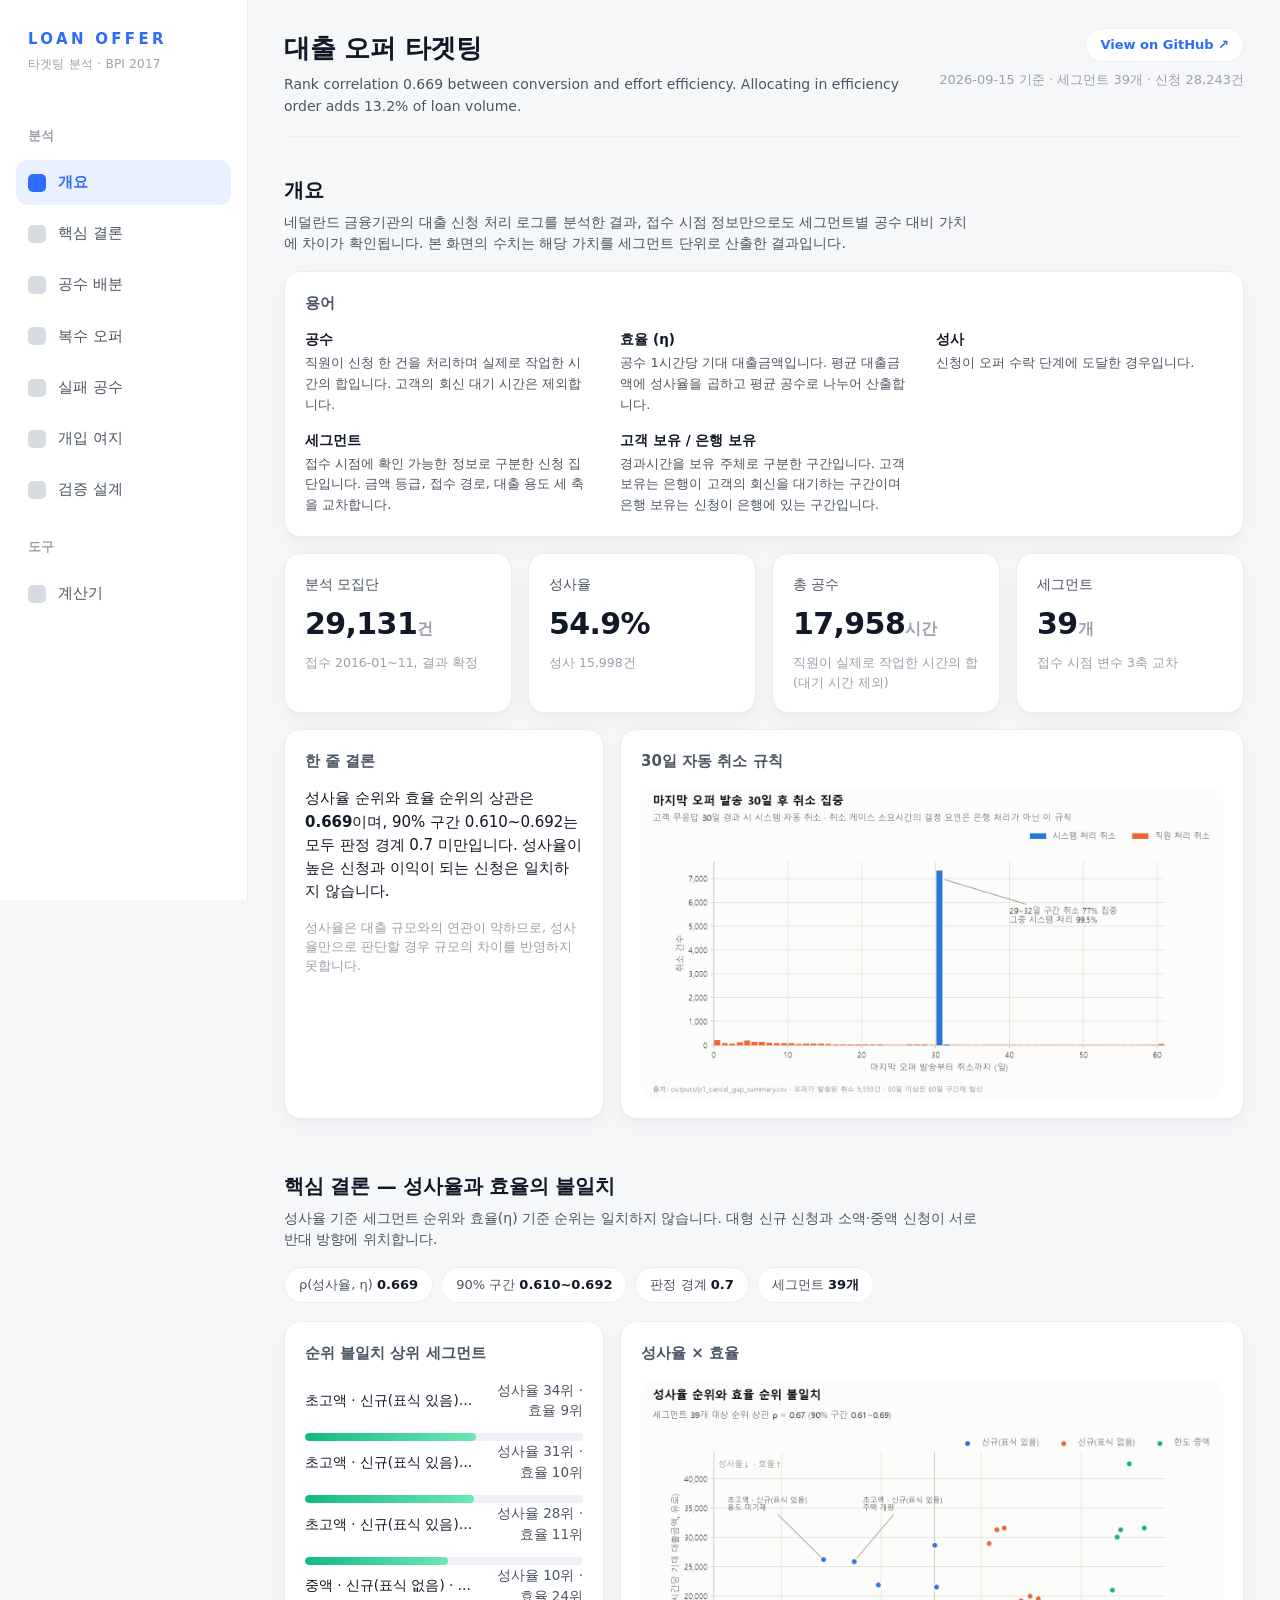
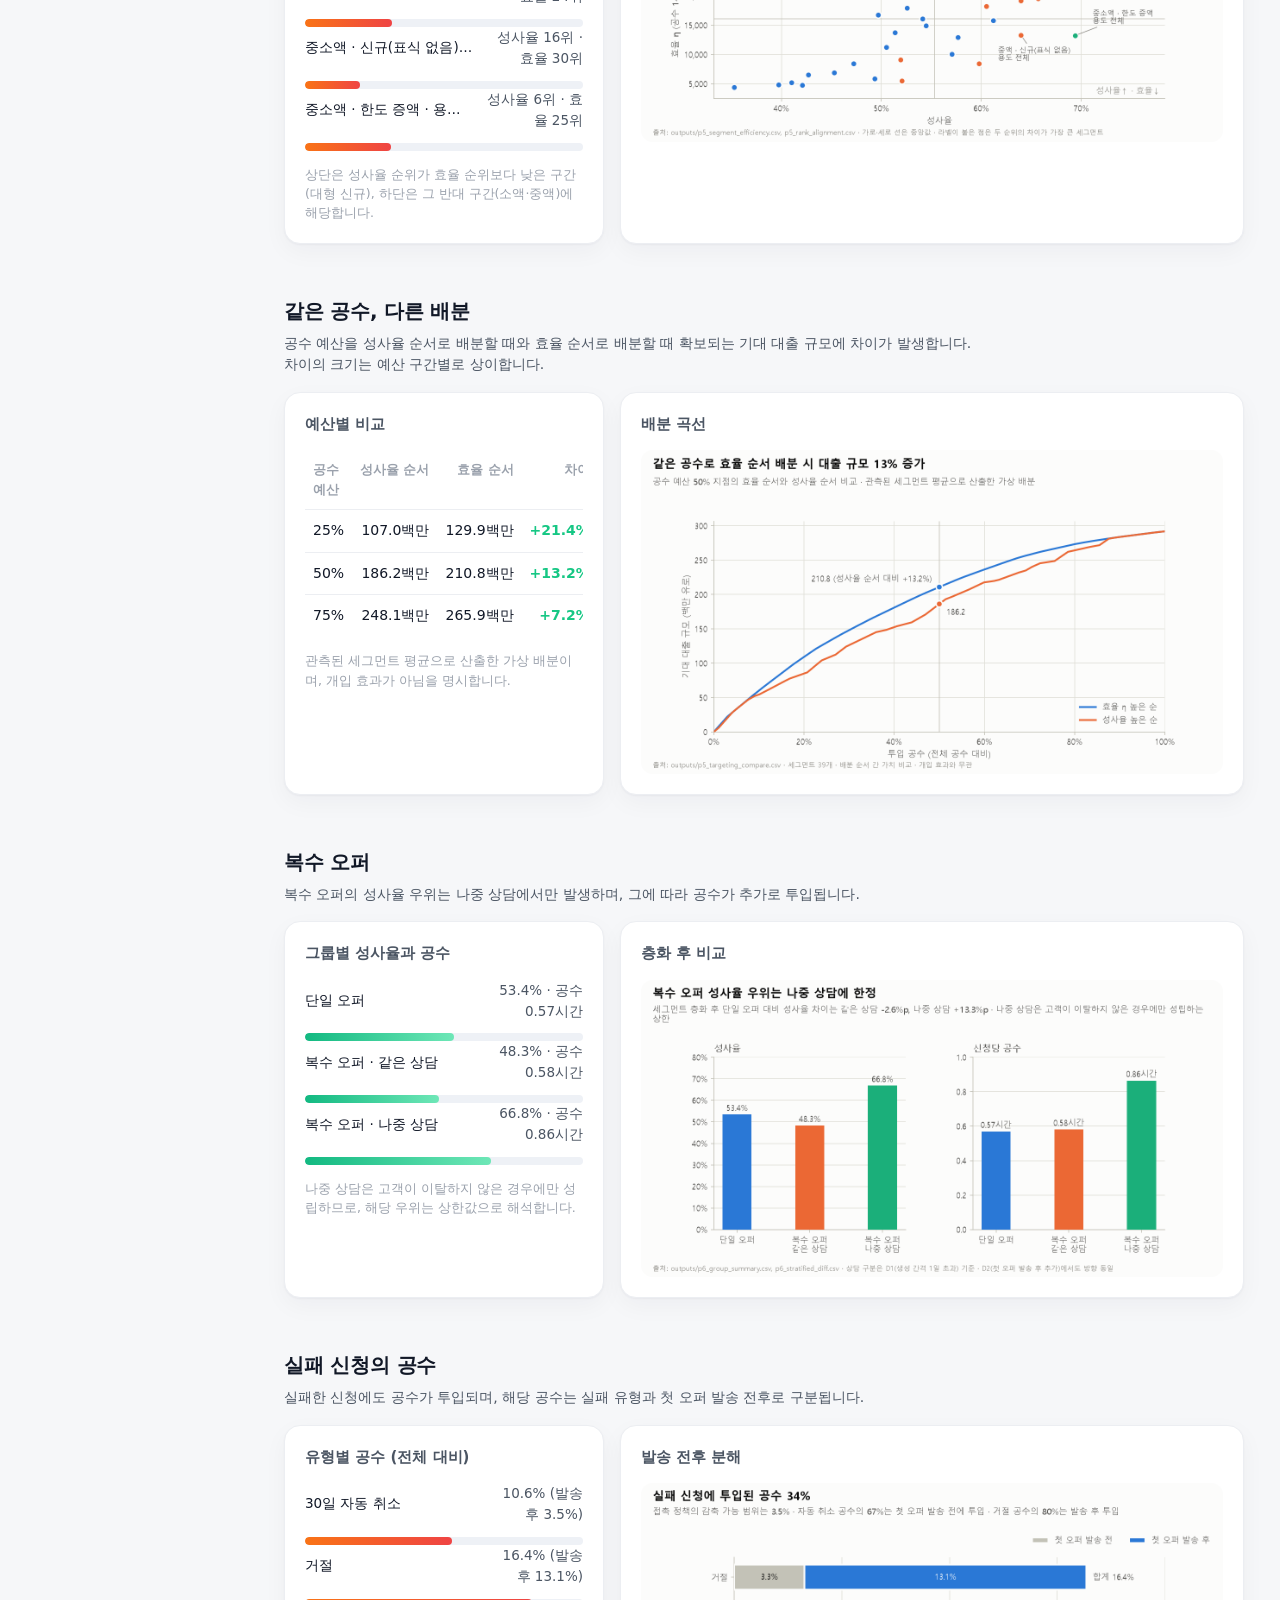
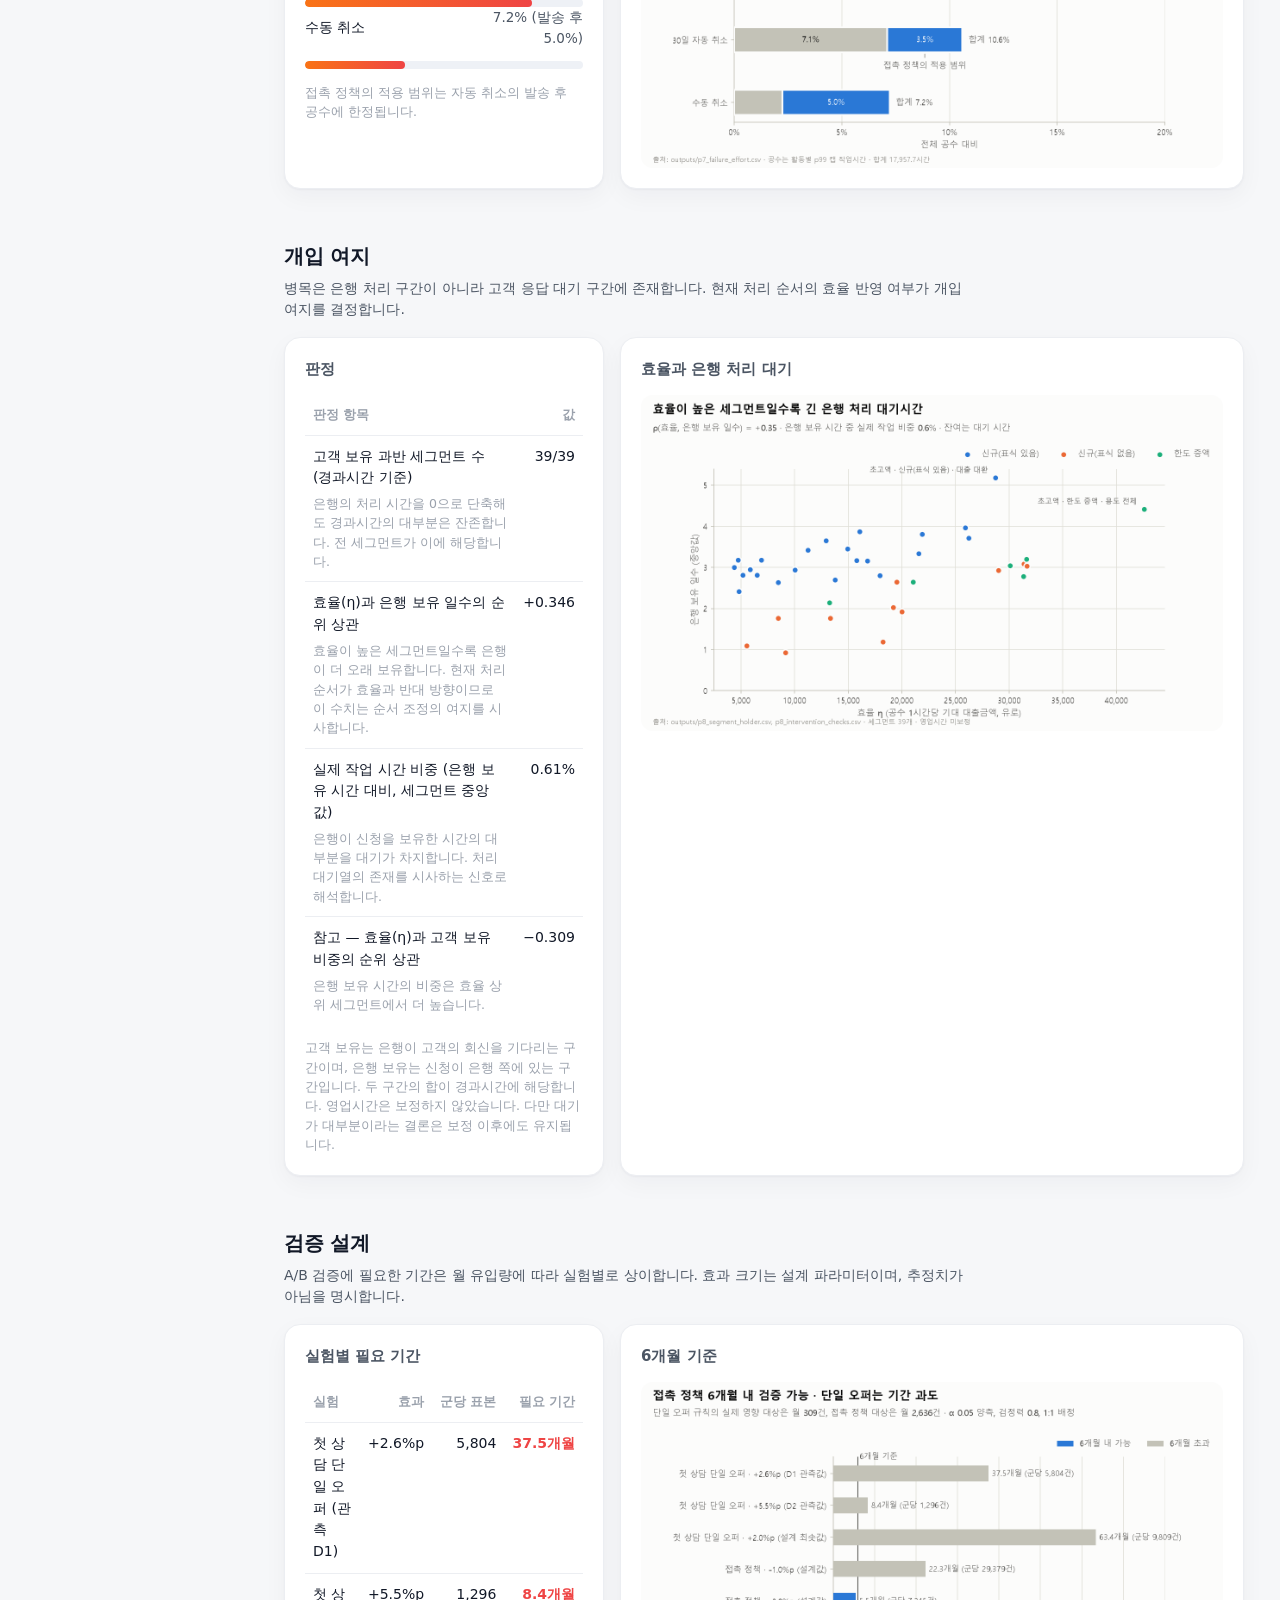
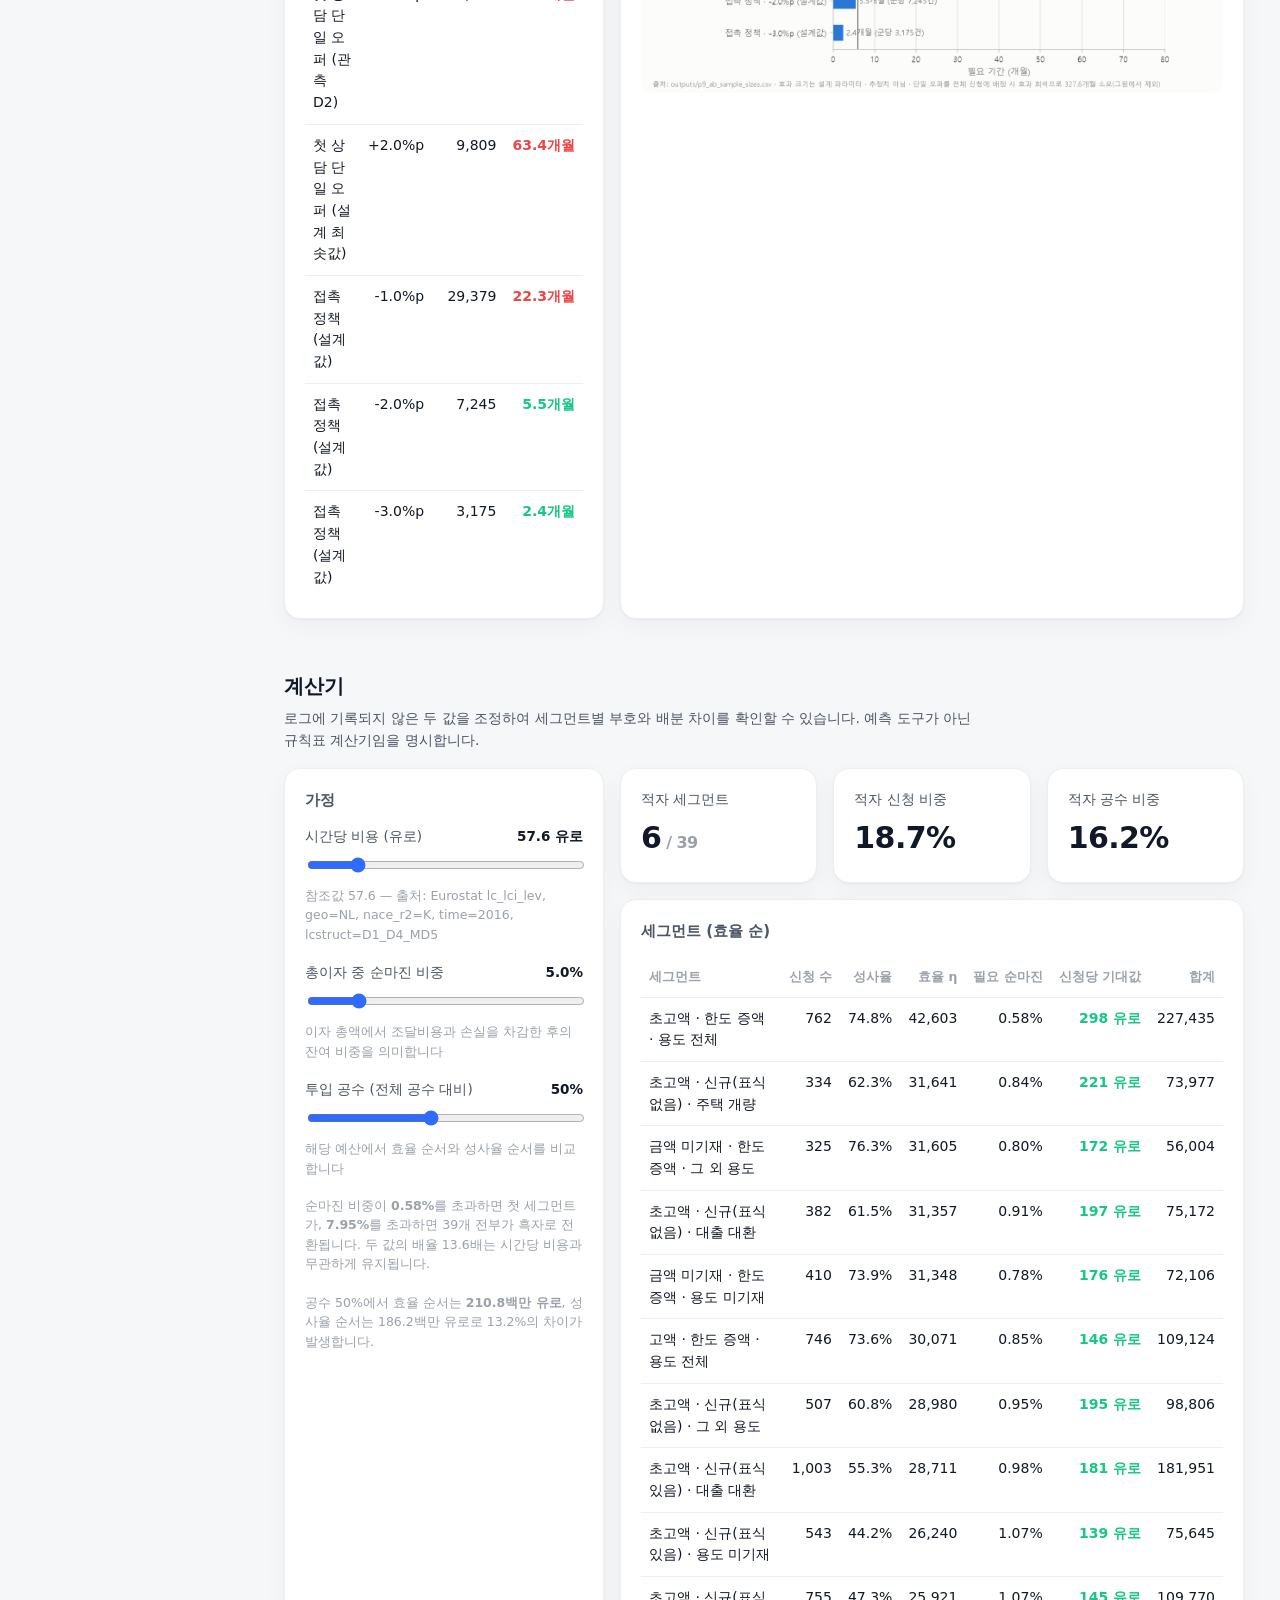
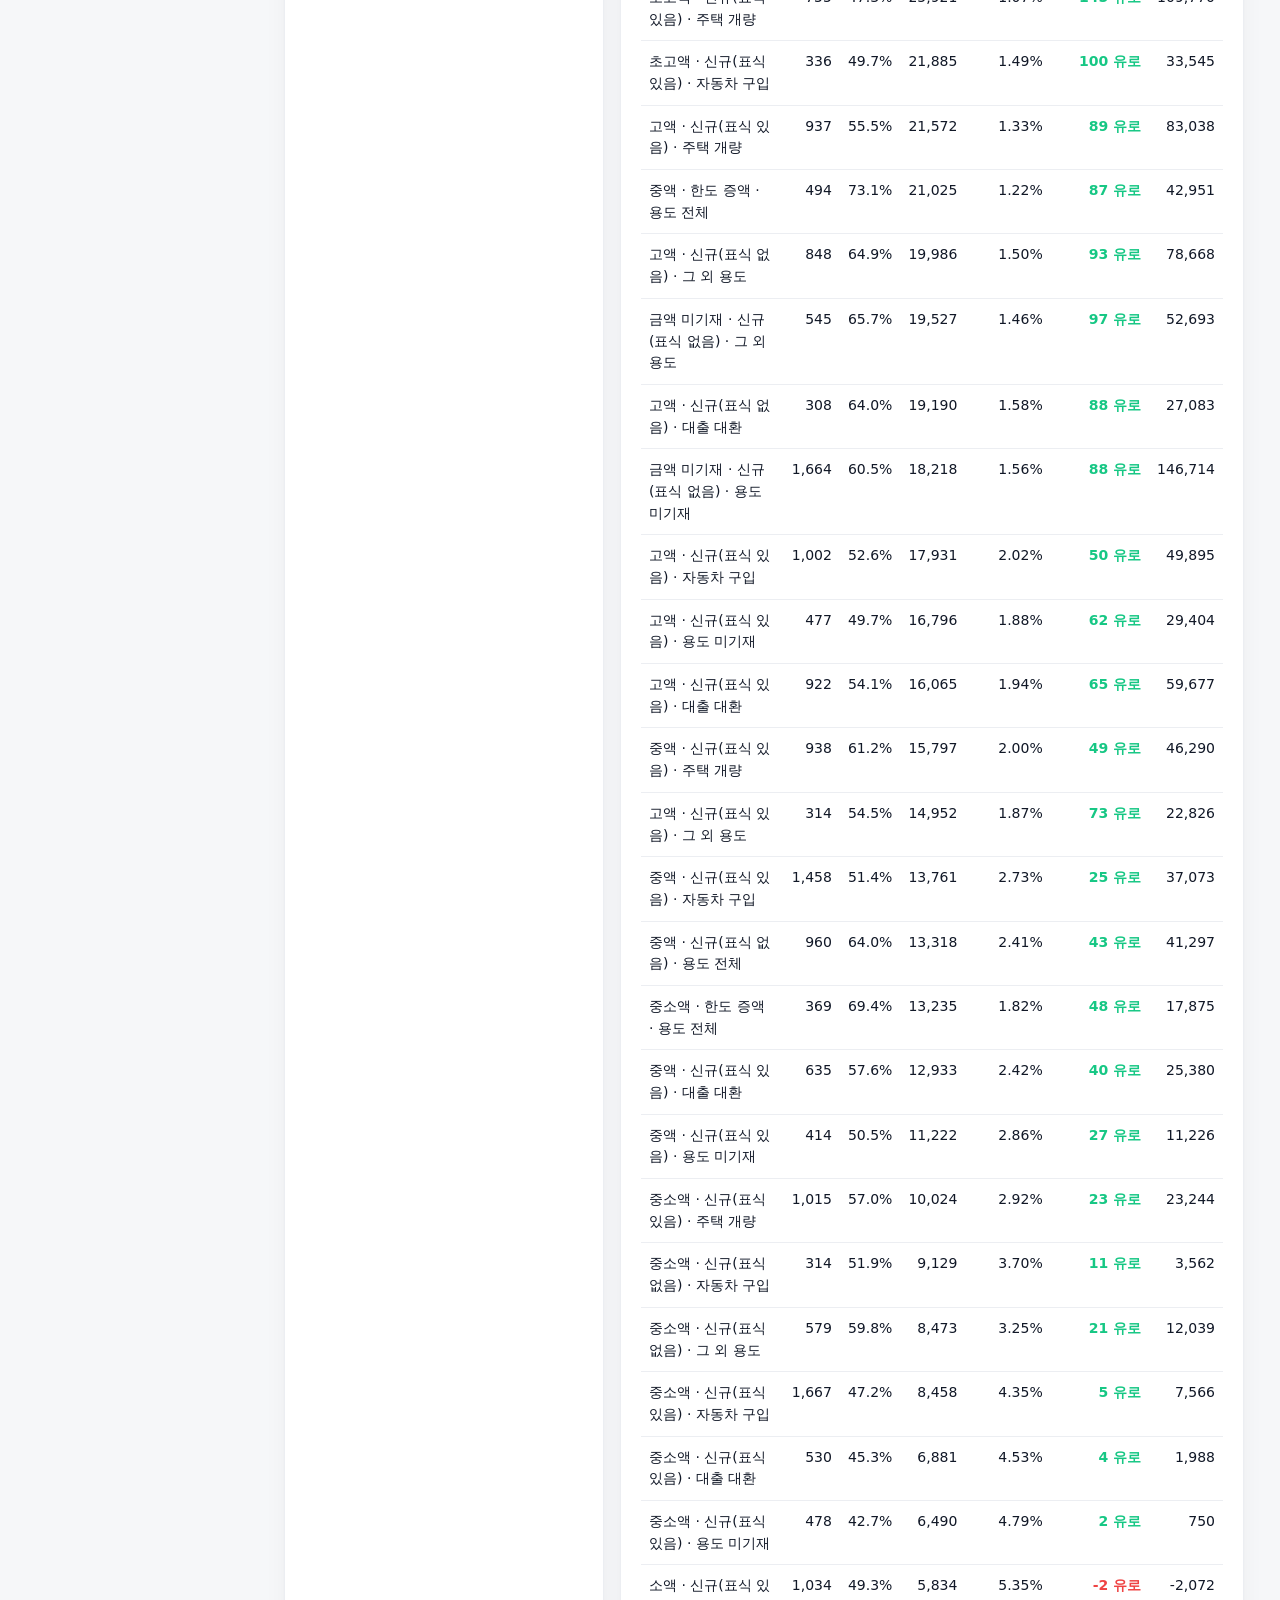
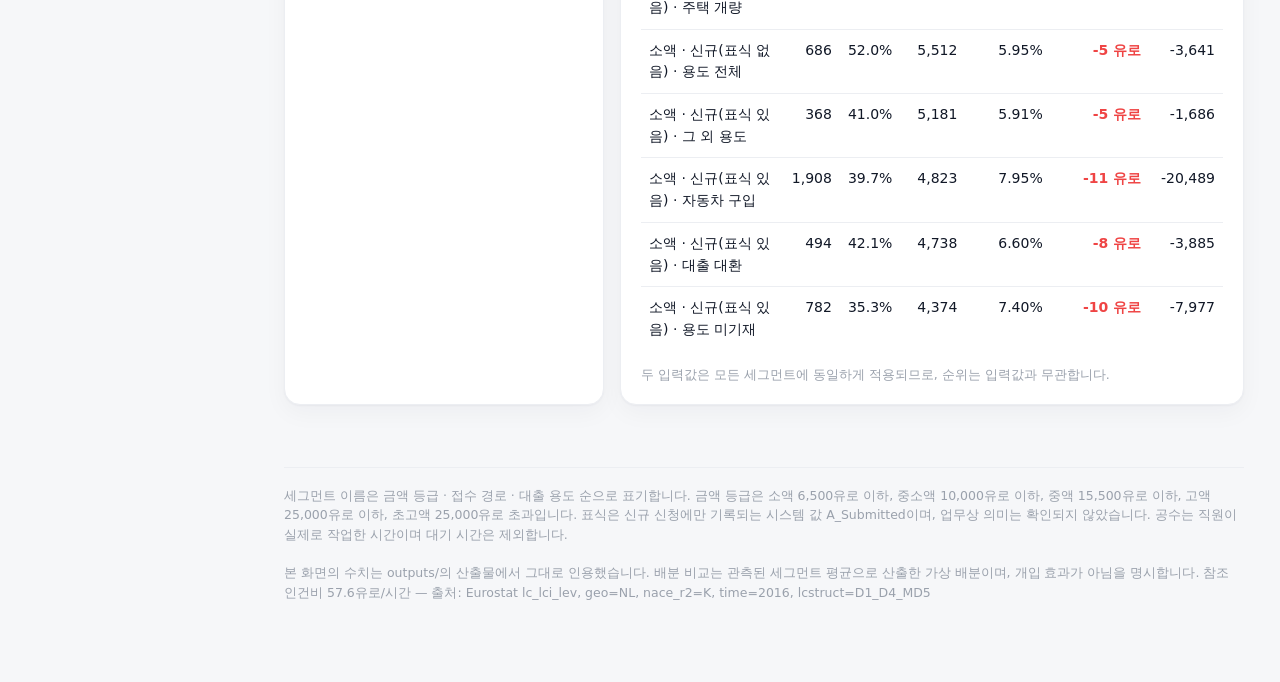
<file: outputs/dashboard/index.html>
<!doctype html>
<html lang="ko">
<head>
<meta charset="utf-8">
<meta name="viewport" content="width=device-width, initial-scale=1">
<title>대출 오퍼 타겟팅 대시보드</title>
<link rel="stylesheet" href="styles.css">
<meta name="description" content="Rank correlation 0.669 between conversion and effort efficiency. Allocating in efficiency order adds 13.2% of loan volume.">
<meta property="og:type" content="website">
<meta property="og:title" content="Loan Offer Targeting — Where Conversion and Efficiency Disagree">
<meta property="og:description" content="Rank correlation 0.669 between conversion and effort efficiency. Allocating in efficiency order adds 13.2% of loan volume.">
<meta property="og:url" content="https://eugeejo-ui.github.io/loan-offer-targeting-analysis/">
<meta property="og:image" content="https://eugeejo-ui.github.io/loan-offer-targeting-analysis/preview.png">
<meta property="og:image:width" content="2400">
<meta property="og:image:height" content="1254">
<meta property="og:image:alt" content="Dashboard overview: conversion rate and effort efficiency across 39 loan application segments">
<meta name="twitter:card" content="summary_large_image">
<link rel="canonical" href="https://eugeejo-ui.github.io/loan-offer-targeting-analysis/">
</head>
<body>
<div class="app">
  <aside class="sidebar">
    <div class="brand">
      <div class="brand-mark">LOAN OFFER</div>
      <div class="brand-sub">타겟팅 분석 · BPI 2017</div>
    </div>
    <div class="nav-group">분석</div>
    <a class="nav-item" href="#overview" data-target="overview"><span class="dot"></span>개요</a>
    <a class="nav-item" href="#core" data-target="core"><span class="dot"></span>핵심 결론</a>
    <a class="nav-item" href="#allocation" data-target="allocation"><span class="dot"></span>공수 배분</a>
    <a class="nav-item" href="#multioffer" data-target="multioffer"><span class="dot"></span>복수 오퍼</a>
    <a class="nav-item" href="#failures" data-target="failures"><span class="dot"></span>실패 공수</a>
    <a class="nav-item" href="#intervention" data-target="intervention"><span class="dot"></span>개입 여지</a>
    <a class="nav-item" href="#validation" data-target="validation"><span class="dot"></span>검증 설계</a>
    <div class="nav-group">도구</div>
    <a class="nav-item" href="#calculator" data-target="calculator"><span class="dot"></span>계산기</a>
  </aside>

  <main class="main">
    <div class="topbar">
      <div class="title-block">
        <h1>대출 오퍼 타겟팅</h1>
        <p class="lede-en" lang="en">Rank correlation 0.669 between conversion and effort efficiency. Allocating in efficiency order adds 13.2% of loan volume.</p>
      </div>
      <div class="topbar-side">
        <a class="repo-link" href="https://github.com/eugeejo-ui/loan-offer-targeting-analysis" target="_blank" rel="noopener" lang="en">View on GitHub ↗</a>
        <div class="meta" id="build-meta"></div>
      </div>
    </div>

    <section class="section" id="overview">
      <div class="section-head">
        <h2>개요</h2>
        <p>네덜란드 금융기관의 대출 신청 처리 로그를 분석한 결과, 접수 시점 정보만으로도 세그먼트별 공수 대비 가치에 차이가 확인됩니다. 본 화면의 수치는 해당 가치를 세그먼트 단위로 산출한 결과입니다.</p>
      </div>
      <div class="card glossary">
        <h3>용어</h3>
        <dl>
          <div>
            <dt>공수</dt>
            <dd>직원이 신청 한 건을 처리하며 실제로 작업한 시간의 합입니다. 고객의 회신 대기 시간은 제외합니다.</dd>
          </div>
          <div>
            <dt>효율 (η)</dt>
            <dd>공수 1시간당 기대 대출금액입니다. 평균 대출금액에 성사율을 곱하고 평균 공수로 나누어 산출합니다.</dd>
          </div>
          <div>
            <dt>성사</dt>
            <dd>신청이 오퍼 수락 단계에 도달한 경우입니다.</dd>
          </div>
          <div>
            <dt>세그먼트</dt>
            <dd>접수 시점에 확인 가능한 정보로 구분한 신청 집단입니다. 금액 등급, 접수 경로, 대출 용도 세 축을 교차합니다.</dd>
          </div>
          <div>
            <dt>고객 보유 / 은행 보유</dt>
            <dd>경과시간을 보유 주체로 구분한 구간입니다. 고객 보유는 은행이 고객의 회신을 대기하는 구간이며 은행 보유는 신청이 은행에 있는 구간입니다.</dd>
          </div>
        </dl>
      </div>
      <div class="grid cols-4" id="overview-cards" style="margin-top:16px"></div>
      <div class="grid split" style="margin-top:16px">
        <div class="card">
          <h3>한 줄 결론</h3>
          <p id="overview-verdict" style="margin:0;font-size:15px;color:var(--ink)"></p>
          <p class="note">성사율은 대출 규모와의 연관이 약하므로, 성사율만으로 판단할 경우 규모의 차이를 반영하지 못합니다.</p>
        </div>
        <div class="card figure">
          <h3>30일 자동 취소 규칙</h3>
          <img src="charts/p1_cancel_gap.png" alt="마지막 오퍼 발송 30일 후 취소 집중">
        </div>
      </div>
    </section>

    <section class="section" id="core">
      <div class="section-head">
        <h2>핵심 결론 — 성사율과 효율의 불일치</h2>
        <p>성사율 기준 세그먼트 순위와 효율(η) 기준 순위는 일치하지 않습니다. 대형 신규 신청과 소액·중액 신청이 서로 반대 방향에 위치합니다.</p>
      </div>
      <div class="chips" id="core-chips"></div>
      <div class="grid split">
        <div class="card">
          <h3>순위 불일치 상위 세그먼트</h3>
          <div id="core-mismatch"></div>
          <p class="note">상단은 성사율 순위가 효율 순위보다 낮은 구간(대형 신규), 하단은 그 반대 구간(소액·중액)에 해당합니다.</p>
        </div>
        <div class="card figure">
          <h3>성사율 × 효율</h3>
          <img src="charts/p5_rate_vs_eta.png" alt="성사율 순위와 효율 순위 불일치">
        </div>
      </div>
    </section>

    <section class="section" id="allocation">
      <div class="section-head">
        <h2>같은 공수, 다른 배분</h2>
        <p>공수 예산을 성사율 순서로 배분할 때와 효율 순서로 배분할 때 확보되는 기대 대출 규모에 차이가 발생합니다. 차이의 크기는 예산 구간별로 상이합니다.</p>
      </div>
      <div class="grid split">
        <div class="card">
          <h3>예산별 비교</h3>
          <div class="scroll-x"><table id="allocation-table"></table></div>
          <p class="note">관측된 세그먼트 평균으로 산출한 가상 배분이며, 개입 효과가 아님을 명시합니다.</p>
        </div>
        <div class="card figure">
          <h3>배분 곡선</h3>
          <img src="charts/p5_targeting_curve.png" alt="같은 공수로 효율 순서 배분 시 대출 규모 13% 증가">
        </div>
      </div>
    </section>

    <section class="section" id="multioffer">
      <div class="section-head">
        <h2>복수 오퍼</h2>
        <p>복수 오퍼의 성사율 우위는 나중 상담에서만 발생하며, 그에 따라 공수가 추가로 투입됩니다.</p>
      </div>
      <div class="grid split">
        <div class="card">
          <h3>그룹별 성사율과 공수</h3>
          <div id="multioffer-bars"></div>
          <p class="note">나중 상담은 고객이 이탈하지 않은 경우에만 성립하므로, 해당 우위는 상한값으로 해석합니다.</p>
        </div>
        <div class="card figure">
          <h3>층화 후 비교</h3>
          <img src="charts/p6_multi_offer.png" alt="복수 오퍼 성사율 우위는 나중 상담에 한정">
        </div>
      </div>
    </section>

    <section class="section" id="failures">
      <div class="section-head">
        <h2>실패 신청의 공수</h2>
        <p>실패한 신청에도 공수가 투입되며, 해당 공수는 실패 유형과 첫 오퍼 발송 전후로 구분됩니다.</p>
      </div>
      <div class="grid split">
        <div class="card">
          <h3>유형별 공수 (전체 대비)</h3>
          <div id="failure-bars"></div>
          <p class="note">접촉 정책의 적용 범위는 자동 취소의 발송 후 공수에 한정됩니다.</p>
        </div>
        <div class="card figure">
          <h3>발송 전후 분해</h3>
          <img src="charts/p7_failure_effort.png" alt="실패 신청에 투입된 공수 34%">
        </div>
      </div>
    </section>

    <section class="section" id="intervention">
      <div class="section-head">
        <h2>개입 여지</h2>
        <p>병목은 은행 처리 구간이 아니라 고객 응답 대기 구간에 존재합니다. 현재 처리 순서의 효율 반영 여부가 개입 여지를 결정합니다.</p>
      </div>
      <div class="grid split">
        <div class="card">
          <h3>판정</h3>
          <div class="scroll-x"><table id="checks-table"></table></div>
          <p class="note">고객 보유는 은행이 고객의 회신을 기다리는 구간이며, 은행 보유는 신청이 은행 쪽에 있는 구간입니다. 두 구간의 합이 경과시간에 해당합니다. 영업시간은 보정하지 않았습니다. 다만 대기가 대부분이라는 결론은 보정 이후에도 유지됩니다.</p>
        </div>
        <div class="card figure">
          <h3>효율과 은행 처리 대기</h3>
          <img src="charts/p8_eta_vs_bank_wait.png" alt="효율이 높은 세그먼트일수록 긴 은행 처리 대기시간">
        </div>
      </div>
    </section>

    <section class="section" id="validation">
      <div class="section-head">
        <h2>검증 설계</h2>
        <p>A/B 검증에 필요한 기간은 월 유입량에 따라 실험별로 상이합니다. 효과 크기는 설계 파라미터이며, 추정치가 아님을 명시합니다.</p>
      </div>
      <div class="grid split">
        <div class="card">
          <h3>실험별 필요 기간</h3>
          <div class="scroll-x"><table id="experiments-table"></table></div>
        </div>
        <div class="card figure">
          <h3>6개월 기준</h3>
          <img src="charts/p9_ab_duration.png" alt="접촉 정책 6개월 내 검증 가능 · 단일 오퍼는 기간 과도">
        </div>
      </div>
    </section>

    <section class="section" id="calculator">
      <div class="section-head">
        <h2>계산기</h2>
        <p>로그에 기록되지 않은 두 값을 조정하여 세그먼트별 부호와 배분 차이를 확인할 수 있습니다. 예측 도구가 아닌 규칙표 계산기임을 명시합니다.</p>
      </div>
      <div class="grid split">
        <div class="card">
          <h3>가정</h3>
          <div class="control">
            <label>시간당 비용 (유로) <b id="cost-value"></b></label>
            <input type="range" id="cost" min="10" max="300" step="0.1">
            <div class="hint" id="cost-hint"></div>
          </div>
          <div class="control">
            <label>총이자 중 순마진 비중 <b id="margin-value"></b></label>
            <input type="range" id="margin" min="0" max="30" step="0.1" value="5">
            <div class="hint">이자 총액에서 조달비용과 손실을 차감한 후의 잔여 비중을 의미합니다</div>
          </div>
          <div class="control">
            <label>투입 공수 (전체 공수 대비) <b id="budget-value"></b></label>
            <input type="range" id="budget" min="10" max="100" step="5" value="50">
            <div class="hint">해당 예산에서 효율 순서와 성사율 순서를 비교합니다</div>
          </div>
          <p class="note" id="breakeven"></p>
        </div>
        <div>
          <div class="grid cols-3" id="calc-cards"></div>
          <div class="card" style="margin-top:16px">
            <h3>세그먼트 (효율 순)</h3>
            <div class="scroll-x"><table id="calc-table"></table></div>
            <p class="note">두 입력값은 모든 세그먼트에 동일하게 적용되므로, 순위는 입력값과 무관합니다.</p>
          </div>
        </div>
      </div>
    </section>

    <footer class="page-note" id="page-note"></footer>
  </main>
</div>

<script src="data.js"></script>
<script src="dashboard.js"></script>
</body>
</html>
</file>
<file: outputs/dashboard/styles.css>
/* 시안(Analytics Dashboard)의 양식 — 좌측 사이드바, 흰 카드 격자, 파란 강조색. 외부 폰트·CDN을 쓰지 않는다. */

:root {
  --page: #f6f7f9;
  --surface: #ffffff;
  --line: #eceef2;
  --ink: #111827;
  --ink-2: #4b5563;
  --muted: #9aa1ac;
  --accent: #2f6bff;
  --accent-soft: #e9f0ff;
  --good: #16c784;
  --warn: #f97316;
  --bad: #ef4444;
  --radius: 16px;
  --shadow: 0 1px 2px rgba(16, 24, 40, 0.04), 0 8px 24px rgba(16, 24, 40, 0.04);
  --sidebar-width: 248px;
}

* { box-sizing: border-box; }

html { scroll-behavior: smooth; }

body {
  margin: 0;
  background: var(--page);
  color: var(--ink);
  font-family: system-ui, -apple-system, "Malgun Gothic", "Segoe UI", sans-serif;
  font-size: 15px;
  line-height: 1.55;
  -webkit-font-smoothing: antialiased;
}

/* ---------- 레이아웃 ---------- */

.app { display: flex; min-height: 100vh; }

.sidebar {
  position: sticky;
  top: 0;
  align-self: flex-start;
  width: var(--sidebar-width);
  height: 100vh;
  flex: 0 0 var(--sidebar-width);
  background: var(--surface);
  border-right: 1px solid var(--line);
  padding: 28px 16px;
  display: flex;
  flex-direction: column;
  gap: 6px;
}

.brand { padding: 0 12px 28px; }
.brand-mark { font-size: 15px; font-weight: 700; letter-spacing: 0.22em; color: var(--accent); }
.brand-sub { font-size: 12px; color: var(--muted); letter-spacing: 0.02em; margin-top: 4px; }

.nav-group { font-size: 13px; font-weight: 700; color: var(--muted); padding: 18px 12px 8px; }

.nav-item {
  display: flex;
  align-items: center;
  gap: 12px;
  padding: 11px 12px;
  border-radius: 12px;
  color: var(--ink-2);
  text-decoration: none;
  font-size: 15px;
  transition: background 0.15s ease, color 0.15s ease;
}
.nav-item:hover { background: #f3f5f8; }
.nav-item .dot {
  width: 18px; height: 18px; border-radius: 5px;
  background: #d7dbe2; flex: 0 0 18px;
  transition: background 0.15s ease;
}
.nav-item.active { background: var(--accent-soft); color: var(--accent); font-weight: 600; }
.nav-item.active .dot { background: var(--accent); }

.main { flex: 1; min-width: 0; padding: 28px 36px 80px; }

.topbar {
  display: flex;
  align-items: flex-start;
  justify-content: space-between;
  gap: 24px;
  padding-bottom: 18px;
  border-bottom: 1px solid var(--line);
  margin-bottom: 28px;
}
.topbar h1 { font-size: 26px; margin: 0; letter-spacing: -0.01em; }
.topbar .lede-en { margin: 6px 0 0; font-size: 14px; color: var(--ink-2); max-width: 72ch; }
.topbar-side { display: flex; flex-direction: column; align-items: flex-end; gap: 8px; flex: 0 0 auto; }
.topbar .meta { font-size: 13px; color: var(--muted); white-space: nowrap; }
.repo-link {
  font-size: 13px;
  font-weight: 600;
  color: var(--accent);
  text-decoration: none;
  background: var(--surface);
  border: 1px solid var(--line);
  border-radius: 999px;
  padding: 6px 14px;
  white-space: nowrap;
}
.repo-link:hover { background: var(--accent-soft); }

@media (max-width: 860px) {
  .topbar { flex-direction: column; }
  .topbar-side { align-items: flex-start; }
}

/* 링크 미리보기 캡처 전용 — 평소 화면에는 적용되지 않는다 */
.preview-mode .glossary,
.preview-mode #overview .section-head { display: none; }
.preview-mode #overview-cards { margin-top: 0 !important; }

/* ---------- 구역 ---------- */

.section { scroll-margin-top: 24px; padding: 10px 0 42px; }
.section-head { margin-bottom: 16px; }
.section-head h2 { font-size: 20px; margin: 0 0 6px; letter-spacing: -0.01em; }
.section-head p { margin: 0; color: var(--ink-2); font-size: 14px; max-width: 78ch; }

.grid { display: grid; gap: 16px; }
.grid.cols-2 { grid-template-columns: repeat(2, minmax(0, 1fr)); }
.grid.cols-3 { grid-template-columns: repeat(3, minmax(0, 1fr)); }
.grid.cols-4 { grid-template-columns: repeat(4, minmax(0, 1fr)); }
.grid.split { grid-template-columns: minmax(0, 320px) minmax(0, 1fr); }

@media (max-width: 1180px) {
  .grid.cols-4 { grid-template-columns: repeat(2, minmax(0, 1fr)); }
  .grid.cols-3, .grid.split { grid-template-columns: minmax(0, 1fr); }
}

.card {
  background: var(--surface);
  border: 1px solid var(--line);
  border-radius: var(--radius);
  box-shadow: var(--shadow);
  padding: 20px;
}
.card h3 { margin: 0 0 14px; font-size: 15px; color: var(--ink-2); font-weight: 600; }
.card .note { margin: 14px 0 0; font-size: 12.5px; color: var(--muted); }

.metric .label { font-size: 13.5px; color: var(--ink-2); }
.metric .value { font-size: 30px; font-weight: 700; letter-spacing: -0.02em; margin-top: 6px; }
.metric .value small { font-size: 16px; font-weight: 600; color: var(--muted); }
.metric .sub { font-size: 12.5px; color: var(--muted); margin-top: 6px; }

.glossary dl { margin: 0; display: grid; gap: 14px 28px; grid-template-columns: repeat(auto-fit, minmax(280px, 1fr)); }
.glossary dt { font-size: 13.5px; font-weight: 600; color: var(--ink); }
.glossary dd { margin: 3px 0 0; font-size: 13px; color: var(--ink-2); line-height: 1.6; }

.figure img { width: 100%; height: auto; display: block; border-radius: 12px; }

/* ---------- 표 ---------- */

table { width: 100%; border-collapse: collapse; font-size: 14px; }
th, td { padding: 10px 8px; text-align: right; border-bottom: 1px solid var(--line); white-space: nowrap; }
th { font-size: 12.5px; color: var(--muted); font-weight: 600; }
th:first-child, td:first-child { text-align: left; white-space: normal; }
tbody tr:last-child td { border-bottom: none; }
td .cell-note { display: block; margin-top: 5px; font-size: 12.5px; color: var(--muted);
                font-weight: 400; line-height: 1.55; white-space: normal; }
th:not(:first-child), td:not(:first-child) { vertical-align: top; }
td.pos { color: var(--good); font-weight: 600; }
td.neg { color: var(--bad); font-weight: 600; }

.scroll-x { overflow-x: auto; }

/* ---------- 막대 ---------- */

.bar-row { display: grid; grid-template-columns: minmax(0, 1fr) 96px; align-items: center; gap: 14px; margin-bottom: 12px; }
.bar-row .name { font-size: 13.5px; color: var(--ink); overflow: hidden; text-overflow: ellipsis; white-space: nowrap; }
.bar-row .value { text-align: right; font-size: 13.5px; color: var(--ink-2); }
.bar-track { height: 8px; border-radius: 999px; background: #eef1f6; overflow: hidden; margin-top: 6px; }
.bar-fill { height: 100%; border-radius: 999px; background: linear-gradient(90deg, #2f6bff, #6ea2ff); }
.bar-fill.warm { background: linear-gradient(90deg, var(--warn), var(--bad)); }
.bar-fill.cool { background: linear-gradient(90deg, #12b981, #6ee7b7); }

.chips { display: flex; flex-wrap: wrap; gap: 8px; margin-bottom: 18px; }
.chip {
  background: var(--surface);
  border: 1px solid var(--line);
  border-radius: 999px;
  padding: 7px 14px;
  font-size: 13px;
  color: var(--ink-2);
}
.chip b { color: var(--ink); font-weight: 600; }

/* ---------- 계산기 ---------- */

.control { margin-bottom: 18px; }
.control label { display: flex; justify-content: space-between; font-size: 13.5px; color: var(--ink-2); margin-bottom: 8px; }
.control label b { color: var(--ink); font-variant-numeric: tabular-nums; }
.control input[type="range"] { width: 100%; accent-color: var(--accent); }
.control .hint { font-size: 12.5px; color: var(--muted); margin-top: 6px; }

.verdict { display: flex; align-items: center; gap: 8px; font-size: 13.5px; }
.verdict .pill { border-radius: 999px; padding: 2px 10px; font-size: 12.5px; font-weight: 600; }
.pill.ok { background: #e7f8f1; color: #0f9d6e; }
.pill.no { background: #fdecec; color: #d93a3a; }

footer.page-note {
  margin-top: 20px;
  padding-top: 18px;
  border-top: 1px solid var(--line);
  font-size: 12.5px;
  color: var(--muted);
}

@media (prefers-reduced-motion: reduce) {
  html { scroll-behavior: auto; }
}
</file>
